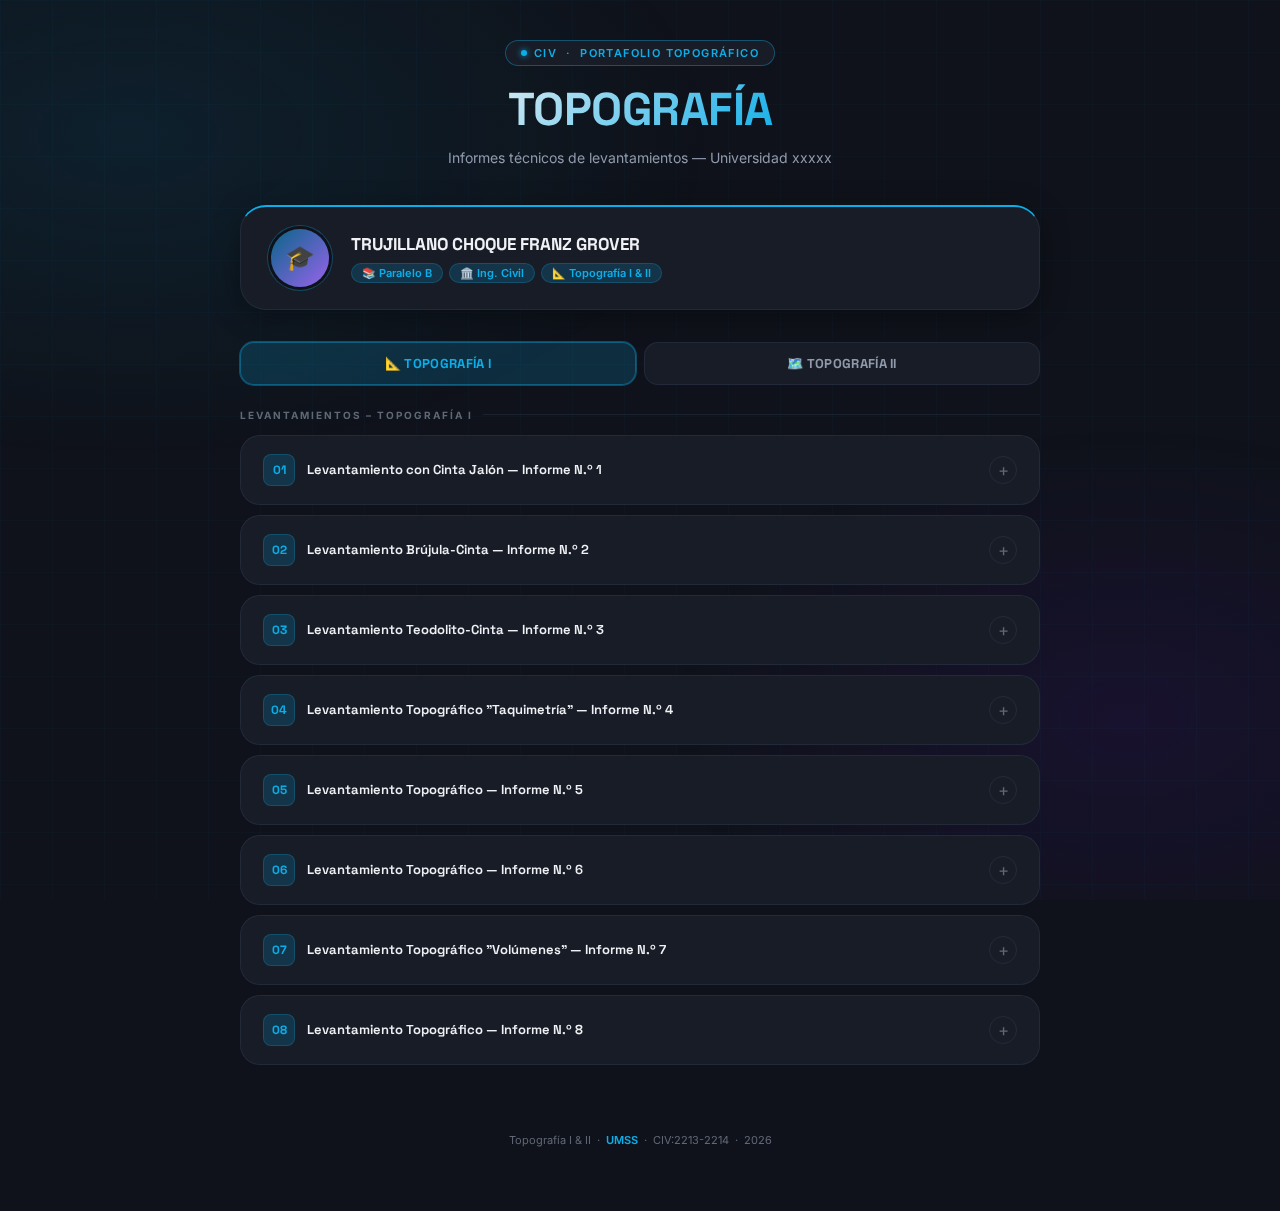
<file: index.html>
<!DOCTYPE html>
<html lang="es">
<head>
    <meta charset="UTF-8">
    <meta name="viewport" content="width=device-width, initial-scale=1.0">
    <meta name="description" content="Portafolio de Topografía I y II – Franz Grover Trujillano Choque. Informes técnicos de levantamientos topográficos. UMSS.">
    <title>Topografía – FraGroTruCho</title>

    <!-- Google Fonts (carga asíncrona para no bloquear render) -->
    <link rel="preconnect" href="https://fonts.googleapis.com">
    <link rel="preconnect" href="https://fonts.gstatic.com" crossorigin>
    <link href="https://fonts.googleapis.com/css2?family=Inter:wght@400;500;600;700&family=Space+Grotesk:wght@600;700;800&display=swap"
          rel="stylesheet" media="print" onload="this.media='all'">
    <noscript>
        <link href="https://fonts.googleapis.com/css2?family=Inter:wght@400;500;600;700&family=Space+Grotesk:wght@600;700;800&display=swap"
              rel="stylesheet">
    </noscript>

    <!-- Hoja de estilos principal -->
    <link rel="stylesheet" href="styles/main.css">
</head>
<body>

<div class="page">

    <!-- ══ HERO ══════════════════════════════════════════════════ -->
    <header class="hero">
        <div class="hero-badge">
            <span class="dot"></span>
            CIV &nbsp;·&nbsp; Portafolio Topográfico
        </div>
        <h1>TOPOGRAFÍA</h1>
        <p>Informes técnicos de levantamientos — Universidad xxxxx</p>
    </header>

    <!-- ══ PERFIL ════════════════════════════════════════════════ -->
    <div class="profile-card" role="region" aria-label="Datos del estudiante">
        <div class="avatar" aria-hidden="true">🎓</div>
        <div class="profile-info">
            <h2>TRUJILLANO CHOQUE FRANZ GROVER</h2>
            <div class="tags">
                <span class="tag">📚 Paralelo B</span>
                <span class="tag">🏛️ Ing. Civil</span>
                <span class="tag">📐 Topografía I &amp; II</span>
            </div>
        </div>
    </div>

    <!-- ══ PESTAÑAS ══════════════════════════════════════════════ -->
    <div class="tab-row" role="tablist">
        <button id="tab-t1"
                class="tab-btn active-t1"
                role="tab"
                aria-selected="true"
                aria-controls="panel-t1"
                onclick="switchTab('t1')">
            📐 TOPOGRAFÍA I
        </button>
        <button id="tab-t2"
                class="tab-btn"
                role="tab"
                aria-selected="false"
                aria-controls="panel-t2"
                onclick="switchTab('t2')">
            🗺️ TOPOGRAFÍA II
        </button>
    </div>

    <!-- ══════════════════════════════════════════════════════════
         PANEL — TOPOGRAFÍA I  (carpeta: TopoI/LevN/)
    ════════════════════════════════════════════════════════════ -->
    <section id="panel-t1" class="tab-panel active" role="tabpanel" aria-labelledby="tab-t1">

        <div class="section-label">
            <span>Levantamientos – Topografía I</span>
            <hr>
        </div>

        <div class="accordion" role="list">

            <!-- Lev 1 -->
            <div class="acc-item" role="listitem">
                <input type="checkbox" id="t1a1" class="acc-toggle">
                <label for="t1a1" class="acc-header">
                    <div class="acc-left">
                        <div class="num">01</div>
                        <h3>Levantamiento con Cinta Jalón — Informe N.º 1</h3>
                    </div>
                    <span class="acc-icon">+</span>
                </label>
                <div class="acc-body">
                    <div class="btn-group">
                        <a href="TopoI/Lev1/Estudios1.html" class="cbtn" id="t1-e1">
                            <span class="cbtn-icon">📄</span> Estudios preliminares
                            <span class="cbtn-arrow">→</span>
                        </a>
                        <a href="TopoI/Lev1/Calculos1.html" class="cbtn" id="t1-c1">
                            <span class="cbtn-icon">🔢</span> Cálculos técnicos
                            <span class="cbtn-arrow">→</span>
                        </a>
                        <a href="TopoI/Lev1/Planos1.html" class="cbtn" id="t1-p1">
                            <span class="cbtn-icon">🗺️</span> Planos técnicos
                            <span class="cbtn-arrow">→</span>
                        </a>
                    </div>
                </div>
            </div>

            <!-- Lev 2 -->
            <div class="acc-item" role="listitem">
                <input type="checkbox" id="t1a2" class="acc-toggle">
                <label for="t1a2" class="acc-header">
                    <div class="acc-left">
                        <div class="num">02</div>
                        <h3>Levantamiento Brújula-Cinta — Informe N.º 2</h3>
                    </div>
                    <span class="acc-icon">+</span>
                </label>
                <div class="acc-body">
                    <div class="btn-group">
                        <a href="TopoI/Lev2/Estudios2.html" class="cbtn" id="t1-e2">
                            <span class="cbtn-icon">📄</span> Estudios preliminares
                            <span class="cbtn-arrow">→</span>
                        </a>
                        <a href="TopoI/Lev2/Calculos2.html" class="cbtn" id="t1-c2">
                            <span class="cbtn-icon">🔢</span> Cálculos técnicos
                            <span class="cbtn-arrow">→</span>
                        </a>
                        <a href="TopoI/Lev2/Planos2.html" class="cbtn" id="t1-p2">
                            <span class="cbtn-icon">🗺️</span> Planos técnicos
                            <span class="cbtn-arrow">→</span>
                        </a>
                    </div>
                </div>
            </div>

            <!-- Lev 3 -->
            <div class="acc-item" role="listitem">
                <input type="checkbox" id="t1a3" class="acc-toggle">
                <label for="t1a3" class="acc-header">
                    <div class="acc-left">
                        <div class="num">03</div>
                        <h3>Levantamiento Teodolito-Cinta — Informe N.º 3</h3>
                    </div>
                    <span class="acc-icon">+</span>
                </label>
                <div class="acc-body">
                    <div class="btn-group">
                        <a href="TopoI/Lev3/Estudios3.html" class="cbtn" id="t1-e3">
                            <span class="cbtn-icon">📄</span> Estudios preliminares
                            <span class="cbtn-arrow">→</span>
                        </a>
                        <a href="TopoI/Lev3/Calculos3.html" class="cbtn" id="t1-c3">
                            <span class="cbtn-icon">🔢</span> Cálculos técnicos
                            <span class="cbtn-arrow">→</span>
                        </a>
                        <a href="TopoI/Lev3/Planos3.html" class="cbtn" id="t1-p3">
                            <span class="cbtn-icon">🗺️</span> Planos técnicos
                            <span class="cbtn-arrow">→</span>
                        </a>
                    </div>
                </div>
            </div>

            <!-- Lev 4 — tiene datos reales -->
            <div class="acc-item" role="listitem">
                <input type="checkbox" id="t1a4" class="acc-toggle">
                <label for="t1a4" class="acc-header">
                    <div class="acc-left">
                        <div class="num">04</div>
                        <h3>Levantamiento Topográfico "Taquimetría" — Informe N.º 4</h3>
                    </div>
                    <span class="acc-icon">+</span>
                </label>
                <div class="acc-body">
                    <div class="btn-group">
                        <a href="TopoI/Lev4/Estudios4.html" class="cbtn" id="t1-e4">
                            <span class="cbtn-icon">📄</span> Estudios preliminares
                            <span class="cbtn-arrow">→</span>
                        </a>
                        <a href="TopoI/Lev4/Calculos4.html" class="cbtn" id="t1-c4">
                            <span class="cbtn-icon">🔢</span> Cálculos técnicos
                            <span class="cbtn-arrow">→</span>
                        </a>
                        <a href="TopoI/Lev4/Planos4.html" class="cbtn" id="t1-p4">
                            <span class="cbtn-icon">🗺️</span> Planos técnicos
                            <span class="cbtn-arrow">→</span>
                        </a>
                    </div>
                </div>
            </div>

            <!-- Lev 5 -->
            <div class="acc-item" role="listitem">
                <input type="checkbox" id="t1a5" class="acc-toggle">
                <label for="t1a5" class="acc-header">
                    <div class="acc-left">
                        <div class="num">05</div>
                        <h3>Levantamiento Topográfico — Informe N.º 5</h3>
                    </div>
                    <span class="acc-icon">+</span>
                </label>
                <div class="acc-body">
                    <div class="btn-group">
                        <a href="TopoI/Lev5/Estudios5.html" class="cbtn" id="t1-e5">
                            <span class="cbtn-icon">📄</span> Estudios preliminares
                            <span class="cbtn-arrow">→</span>
                        </a>
                        <a href="TopoI/Lev5/Calculos5.html" class="cbtn" id="t1-c5">
                            <span class="cbtn-icon">🔢</span> Cálculos técnicos
                            <span class="cbtn-arrow">→</span>
                        </a>
                        <a href="TopoI/Lev5/Planos5.html" class="cbtn" id="t1-p5">
                            <span class="cbtn-icon">🗺️</span> Planos técnicos
                            <span class="cbtn-arrow">→</span>
                        </a>
                    </div>
                </div>
            </div>

            <!-- Lev 6 -->
            <div class="acc-item" role="listitem">
                <input type="checkbox" id="t1a6" class="acc-toggle">
                <label for="t1a6" class="acc-header">
                    <div class="acc-left">
                        <div class="num">06</div>
                        <h3>Levantamiento Topográfico — Informe N.º 6</h3>
                    </div>
                    <span class="acc-icon">+</span>
                </label>
                <div class="acc-body">
                    <div class="btn-group">
                        <a href="TopoI/Lev6/Estudios6.html" class="cbtn" id="t1-e6">
                            <span class="cbtn-icon">📄</span> Estudios preliminares
                            <span class="cbtn-arrow">→</span>
                        </a>
                        <a href="TopoI/Lev6/Calculos6.html" class="cbtn" id="t1-c6">
                            <span class="cbtn-icon">🔢</span> Cálculos técnicos
                            <span class="cbtn-arrow">→</span>
                        </a>
                        <a href="TopoI/Lev6/Planos6.html" class="cbtn" id="t1-p6">
                            <span class="cbtn-icon">🗺️</span> Planos técnicos
                            <span class="cbtn-arrow">→</span>
                        </a>
                    </div>
                </div>
            </div>

            <!-- Lev 7 — tiene datos reales -->
            <div class="acc-item" role="listitem">
                <input type="checkbox" id="t1a7" class="acc-toggle">
                <label for="t1a7" class="acc-header">
                    <div class="acc-left">
                        <div class="num">07</div>
                        <h3>Levantamiento Topográfico "Volúmenes" — Informe N.º 7</h3>
                    </div>
                    <span class="acc-icon">+</span>
                </label>
                <div class="acc-body">
                    <div class="btn-group">
                        <a href="TopoI/Lev7/Estudios7.html" class="cbtn" id="t1-e7">
                            <span class="cbtn-icon">📄</span> Estudios preliminares
                            <span class="cbtn-arrow">→</span>
                        </a>
                        <a href="TopoI/Lev7/Calculos7.html" class="cbtn" id="t1-c7">
                            <span class="cbtn-icon">🔢</span> Cálculos técnicos
                            <span class="cbtn-arrow">→</span>
                        </a>
                        <a href="TopoI/Lev7/Planos7.html" class="cbtn" id="t1-p7">
                            <span class="cbtn-icon">🗺️</span> Planos técnicos
                            <span class="cbtn-arrow">→</span>
                        </a>
                    </div>
                </div>
            </div>

            <!-- Lev 8 -->
            <div class="acc-item" role="listitem">
                <input type="checkbox" id="t1a8" class="acc-toggle">
                <label for="t1a8" class="acc-header">
                    <div class="acc-left">
                        <div class="num">08</div>
                        <h3>Levantamiento Topográfico — Informe N.º 8</h3>
                    </div>
                    <span class="acc-icon">+</span>
                </label>
                <div class="acc-body">
                    <div class="btn-group">
                        <a href="TopoI/Lev8/Estudios8.html" class="cbtn" id="t1-e8">
                            <span class="cbtn-icon">📄</span> Estudios preliminares
                            <span class="cbtn-arrow">→</span>
                        </a>
                        <a href="TopoI/Lev8/Calculos8.html" class="cbtn" id="t1-c8">
                            <span class="cbtn-icon">🔢</span> Cálculos técnicos
                            <span class="cbtn-arrow">→</span>
                        </a>
                        <a href="TopoI/Lev8/Planos8.html" class="cbtn" id="t1-p8">
                            <span class="cbtn-icon">🗺️</span> Planos técnicos
                            <span class="cbtn-arrow">→</span>
                        </a>
                    </div>
                </div>
            </div>

        </div><!-- /accordion T1 -->
    </section>

    <!-- ══════════════════════════════════════════════════════════
         PANEL — TOPOGRAFÍA II  (carpeta: TopoII/LevN/)
    ════════════════════════════════════════════════════════════ -->
    <section id="panel-t2" class="tab-panel" role="tabpanel" aria-labelledby="tab-t2">

        <div class="section-label">
            <span>Levantamientos – Topografía II</span>
            <hr>
        </div>

        <div class="accordion t2-row" role="list">

            <!-- Lev 1 -->
            <div class="acc-item" role="listitem">
                <input type="checkbox" id="t2a1" class="acc-toggle">
                <label for="t2a1" class="acc-header">
                    <div class="acc-left">
                        <div class="num t2">01</div>
                        <h3>Levantamiento Topográfico — Informe N.º 1</h3>
                    </div>
                    <span class="acc-icon">+</span>
                </label>
                <div class="acc-body">
                    <div class="btn-group">
                        <a href="TopoII/Lev1/Estudios1.html" class="cbtn" id="t2-e1">
                            <span class="cbtn-icon">📄</span> Estudios preliminares
                            <span class="cbtn-arrow">→</span>
                        </a>
                        <a href="TopoII/Lev1/Calculos1.html" class="cbtn" id="t2-c1">
                            <span class="cbtn-icon">🔢</span> Cálculos técnicos
                            <span class="cbtn-arrow">→</span>
                        </a>
                        <a href="TopoII/Lev1/Planos1.html" class="cbtn" id="t2-p1">
                            <span class="cbtn-icon">🗺️</span> Planos técnicos
                            <span class="cbtn-arrow">→</span>
                        </a>
                    </div>
                </div>
            </div>

            <!-- Lev 2 -->
            <div class="acc-item" role="listitem">
                <input type="checkbox" id="t2a2" class="acc-toggle">
                <label for="t2a2" class="acc-header">
                    <div class="acc-left">
                        <div class="num t2">02</div>
                        <h3>Levantamiento Topográfico — Informe N.º 2</h3>
                    </div>
                    <span class="acc-icon">+</span>
                </label>
                <div class="acc-body">
                    <div class="btn-group">
                        <a href="TopoII/Lev2/Estudios2.html" class="cbtn" id="t2-e2">
                            <span class="cbtn-icon">📄</span> Estudios preliminares
                            <span class="cbtn-arrow">→</span>
                        </a>
                        <a href="TopoII/Lev2/Calculos2.html" class="cbtn" id="t2-c2">
                            <span class="cbtn-icon">🔢</span> Cálculos técnicos
                            <span class="cbtn-arrow">→</span>
                        </a>
                        <a href="TopoII/Lev2/Planos2.html" class="cbtn" id="t2-p2">
                            <span class="cbtn-icon">🗺️</span> Planos técnicos
                            <span class="cbtn-arrow">→</span>
                        </a>
                    </div>
                </div>
            </div>

            <!-- Lev 3 -->
            <div class="acc-item" role="listitem">
                <input type="checkbox" id="t2a3" class="acc-toggle">
                <label for="t2a3" class="acc-header">
                    <div class="acc-left">
                        <div class="num t2">03</div>
                        <h3>Levantamiento Topográfico — Informe N.º 3</h3>
                    </div>
                    <span class="acc-icon">+</span>
                </label>
                <div class="acc-body">
                    <div class="btn-group">
                        <a href="TopoII/Lev3/Estudios3.html" class="cbtn" id="t2-e3">
                            <span class="cbtn-icon">📄</span> Estudios preliminares
                            <span class="cbtn-arrow">→</span>
                        </a>
                        <a href="TopoII/Lev3/Calculos3.html" class="cbtn" id="t2-c3">
                            <span class="cbtn-icon">🔢</span> Cálculos técnicos
                            <span class="cbtn-arrow">→</span>
                        </a>
                        <a href="TopoII/Lev3/Planos3.html" class="cbtn" id="t2-p3">
                            <span class="cbtn-icon">🗺️</span> Planos técnicos
                            <span class="cbtn-arrow">→</span>
                        </a>
                    </div>
                </div>
            </div>

            <!-- Lev 4 -->
            <div class="acc-item" role="listitem">
                <input type="checkbox" id="t2a4" class="acc-toggle">
                <label for="t2a4" class="acc-header">
                    <div class="acc-left">
                        <div class="num t2">04</div>
                        <h3>Levantamiento Topográfico — Informe N.º 4</h3>
                    </div>
                    <span class="acc-icon">+</span>
                </label>
                <div class="acc-body">
                    <div class="btn-group">
                        <a href="TopoII/Lev4/Estudios4.html" class="cbtn" id="t2-e4">
                            <span class="cbtn-icon">📄</span> Estudios preliminares
                            <span class="cbtn-arrow">→</span>
                        </a>
                        <a href="TopoII/Lev4/Calculos4.html" class="cbtn" id="t2-c4">
                            <span class="cbtn-icon">🔢</span> Cálculos técnicos
                            <span class="cbtn-arrow">→</span>
                        </a>
                        <a href="TopoII/Lev4/Planos4.html" class="cbtn" id="t2-p4">
                            <span class="cbtn-icon">🗺️</span> Planos técnicos
                            <span class="cbtn-arrow">→</span>
                        </a>
                    </div>
                </div>
            </div>

            <!-- Lev 5 -->
            <div class="acc-item" role="listitem">
                <input type="checkbox" id="t2a5" class="acc-toggle">
                <label for="t2a5" class="acc-header">
                    <div class="acc-left">
                        <div class="num t2">05</div>
                        <h3>Levantamiento Topográfico — Informe N.º 5</h3>
                    </div>
                    <span class="acc-icon">+</span>
                </label>
                <div class="acc-body">
                    <div class="btn-group">
                        <a href="TopoII/Lev5/Estudios5.html" class="cbtn" id="t2-e5">
                            <span class="cbtn-icon">📄</span> Estudios preliminares
                            <span class="cbtn-arrow">→</span>
                        </a>
                        <a href="TopoII/Lev5/Calculos5.html" class="cbtn" id="t2-c5">
                            <span class="cbtn-icon">🔢</span> Cálculos técnicos
                            <span class="cbtn-arrow">→</span>
                        </a>
                        <a href="TopoII/Lev5/Planos5.html" class="cbtn" id="t2-p5">
                            <span class="cbtn-icon">🗺️</span> Planos técnicos
                            <span class="cbtn-arrow">→</span>
                        </a>
                    </div>
                </div>
            </div>

            <!-- Lev 6 -->
            <div class="acc-item" role="listitem">
                <input type="checkbox" id="t2a6" class="acc-toggle">
                <label for="t2a6" class="acc-header">
                    <div class="acc-left">
                        <div class="num t2">06</div>
                        <h3>Levantamiento Topográfico — Informe N.º 6</h3>
                    </div>
                    <span class="acc-icon">+</span>
                </label>
                <div class="acc-body">
                    <div class="btn-group">
                        <a href="TopoII/Lev6/Estudios6.html" class="cbtn" id="t2-e6">
                            <span class="cbtn-icon">📄</span> Estudios preliminares
                            <span class="cbtn-arrow">→</span>
                        </a>
                        <a href="TopoII/Lev6/Calculos6.html" class="cbtn" id="t2-c6">
                            <span class="cbtn-icon">🔢</span> Cálculos técnicos
                            <span class="cbtn-arrow">→</span>
                        </a>
                        <a href="TopoII/Lev6/Planos6.html" class="cbtn" id="t2-p6">
                            <span class="cbtn-icon">🗺️</span> Planos técnicos
                            <span class="cbtn-arrow">→</span>
                        </a>
                    </div>
                </div>
            </div>

            <!-- Lev 7 -->
            <div class="acc-item" role="listitem">
                <input type="checkbox" id="t2a7" class="acc-toggle">
                <label for="t2a7" class="acc-header">
                    <div class="acc-left">
                        <div class="num t2">07</div>
                        <h3>Levantamiento Topográfico — Informe N.º 7</h3>
                    </div>
                    <span class="acc-icon">+</span>
                </label>
                <div class="acc-body">
                    <div class="btn-group">
                        <a href="TopoII/Lev7/Estudios7.html" class="cbtn" id="t2-e7">
                            <span class="cbtn-icon">📄</span> Estudios preliminares
                            <span class="cbtn-arrow">→</span>
                        </a>
                        <a href="TopoII/Lev7/Calculos7.html" class="cbtn" id="t2-c7">
                            <span class="cbtn-icon">🔢</span> Cálculos técnicos
                            <span class="cbtn-arrow">→</span>
                        </a>
                        <a href="TopoII/Lev7/Planos7.html" class="cbtn" id="t2-p7">
                            <span class="cbtn-icon">🗺️</span> Planos técnicos
                            <span class="cbtn-arrow">→</span>
                        </a>
                    </div>
                </div>
            </div>

            <!-- Lev 8 -->
            <div class="acc-item" role="listitem">
                <input type="checkbox" id="t2a8" class="acc-toggle">
                <label for="t2a8" class="acc-header">
                    <div class="acc-left">
                        <div class="num t2">08</div>
                        <h3>Levantamiento Topográfico — Informe N.º 8</h3>
                    </div>
                    <span class="acc-icon">+</span>
                </label>
                <div class="acc-body">
                    <div class="btn-group">
                        <a href="TopoII/Lev8/Estudios8.html" class="cbtn" id="t2-e8">
                            <span class="cbtn-icon">📄</span> Estudios preliminares
                            <span class="cbtn-arrow">→</span>
                        </a>
                        <a href="TopoII/Lev8/Calculos8.html" class="cbtn" id="t2-c8">
                            <span class="cbtn-icon">🔢</span> Cálculos técnicos
                            <span class="cbtn-arrow">→</span>
                        </a>
                        <a href="TopoII/Lev8/Planos8.html" class="cbtn" id="t2-p8">
                            <span class="cbtn-icon">🗺️</span> Planos técnicos
                            <span class="cbtn-arrow">→</span>
                        </a>
                    </div>
                </div>
            </div>

        </div><!-- /accordion T2 -->
    </section>

    <!-- ══ PIE DE PÁGINA ══════════════════════════════════════════ -->
    <footer>
        <p>Topografía I &amp; II &nbsp;·&nbsp; <b>UMSS</b> &nbsp;·&nbsp; CIV:2213-2214 &nbsp;·&nbsp; 2026</p>
    </footer>

</div><!-- /page -->

<!-- Script principal (al final del body para no bloquear el render) -->
<script src="scripts/main.js"></script>

</body>
</html>
</file>
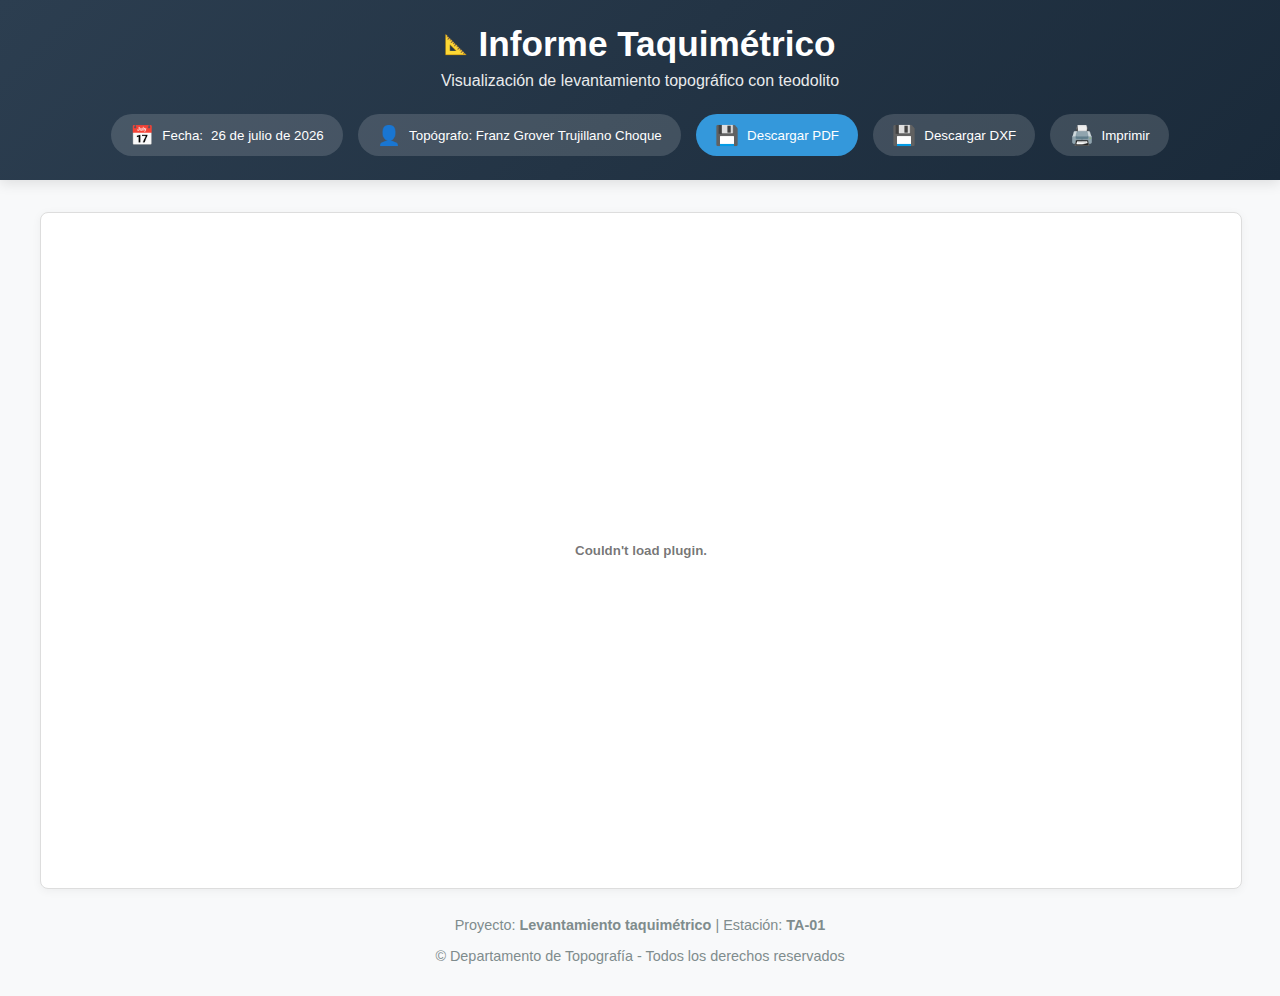
<file: Lev4/Planos4.html>
<!DOCTYPE html>
<html lang="es">
<head>
    <meta charset="UTF-8">
    <meta name="viewport" content="width=device-width, initial-scale=1.0">
    <title>Taquimetría con Teodolito | Topografía</title>
    <style>
        :root {
            --color-primario: #2c3e50;
            --color-secundario: #3498db;
            --color-fondo: #f8f9fa;
        }
        body {
            font-family: 'Segoe UI', Tahoma, Geneva, Verdana, sans-serif;
            margin: 0;
            padding: 0;
            background-color: var(--color-fondo);
            color: #333;
        }
        .encabezado {
            background: linear-gradient(135deg, var(--color-primario), #1a2a3a);
            color: white;
            padding: 1.5rem;
            text-align: center;
            box-shadow: 0 4px 12px rgba(0, 0, 0, 0.1);
            position: relative;
        }
        .titulo {
            margin: 0;
            font-size: 2.2rem;
            display: flex;
            align-items: center;
            justify-content: center;
            gap: 10px;
        }
        .titulo i {
            font-size: 1.8rem;
        }
        .subtitulo {
            margin: 0.5rem 0 0;
            font-weight: 300;
            opacity: 0.9;
        }
        .barra-herramientas {
            display: flex;
            justify-content: center;
            gap: 15px;
            margin-top: 1.5rem;
            flex-wrap: wrap;
        }
        .boton {
            background-color: rgba(255, 255, 255, 0.15);
            color: white;
            border: none;
            padding: 0.6rem 1.2rem;
            border-radius: 50px;
            cursor: pointer;
            display: flex;
            align-items: center;
            gap: 8px;
            transition: all 0.3s;
            font-weight: 500;
        }
        .boton:hover {
            background-color: rgba(255, 255, 255, 0.25);
            transform: translateY(-2px);
        }
        .boton-destacado {
            background-color: var(--color-secundario);
        }
        .boton-destacado:hover {
            background-color: #2980b9;
        }
        .contenedor {
            max-width: 1200px;
            margin: 2rem auto;
            padding: 0 1rem;
        }
        #visor-pdf {
            width: 100%;
            height: 75vh;
            border: 1px solid #ddd;
            border-radius: 8px;
            background-color: white;
            box-shadow: 0 2px 10px rgba(0, 0, 0, 0.05);
        }
        .info-adicional {
            margin-top: 1.5rem;
            text-align: center;
            color: #7f8c8d;
            font-size: 0.9rem;
        }
        /* Iconos modernos (usando Unicode) */
        .icono {
            font-size: 1.2rem;
        }
    </style>
</head>
<body>
    <header class="encabezado">
        <h1 class="titulo">
            <span class="icono">📐</span> 
            Informe Taquimétrico
        </h1>
        <p class="subtitulo">Visualización de levantamiento topográfico con teodolito</p>
        
        <div class="barra-herramientas">
            <button class="boton">
                <span class="icono">📅</span> Fecha: <span id="fecha-actual"></span>
            </button>
            <button class="boton">
                <span class="icono">👤</span> Topógrafo: Franz Grover Trujillano Choque
            </button>
            <button class="boton boton-destacado">
                <span class="icono">💾</span> Descargar PDF
            </button>
            <button class="boton">
                <span class="icono">💾</span> Descargar DXF
            </button>
            <button class="boton">
                <span class="icono">🖨️</span> Imprimir
            </button>
        </div>
    </header>

    <div class="contenedor">
        <embed id="visor-pdf" src="Taquimetria.pdf" type="application/pdf">
        
        <div class="info-adicional">
            <p>Proyecto: <strong>Levantamiento taquimétrico</strong> | Estación: <strong>TA-01</strong></p>
            <p>© Departamento de Topografía - Todos los derechos reservados</p>
        </div>
    </div>

    <script>
        // Mostrar fecha actual
        const fecha = new Date();
        document.getElementById('fecha-actual').textContent = 
            fecha.toLocaleDateString('es-ES', { day: '2-digit', month: 'long', year: 'numeric' });
        
        // Botón de descarga
        document.querySelector('.boton-destacado').addEventListener('click', function() {
            const link = document.createElement('a');
            link.href = 'Taquimetria.pdf';
            link.download = 'informe_Taquimetria.pdf';
            link.click();
        });
        
        // Botón de impresión
        document.querySelector('.boton:nth-child(4)').addEventListener('click', function() {
            window.print();
        });
    </script>
</body>
</html>
</file>
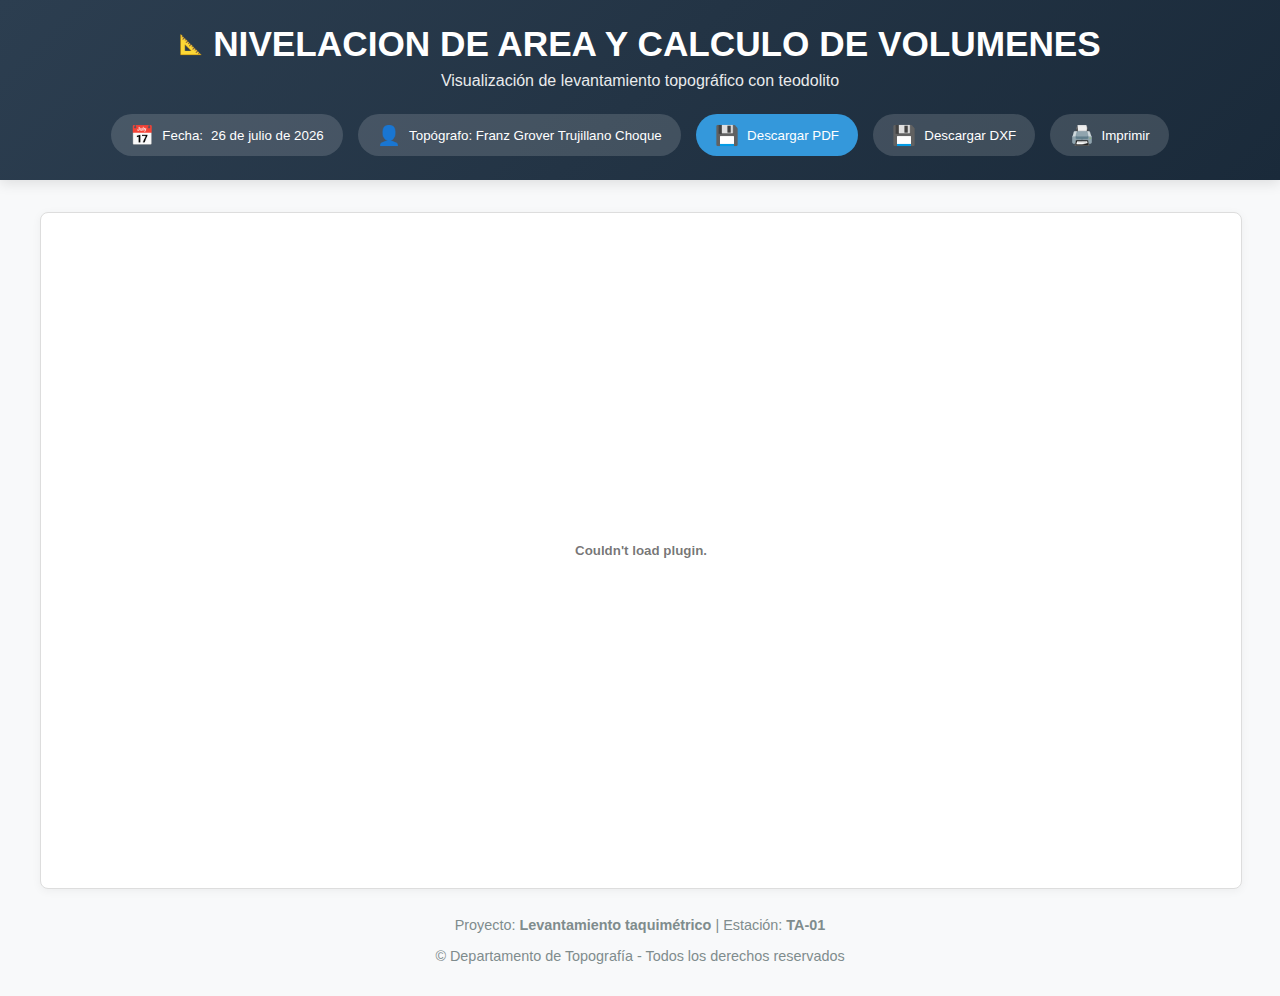
<file: Lev7/Planos7.html>
<!DOCTYPE html>
<html lang="es">
<head>
    <meta charset="UTF-8">
    <meta name="viewport" content="width=device-width, initial-scale=1.0">
    <title>Areas Volumenes | Topografía</title>
    <style>
        :root {
            --color-primario: #2c3e50;
            --color-secundario: #3498db;
            --color-fondo: #f8f9fa;
        }
        body {
            font-family: 'Segoe UI', Tahoma, Geneva, Verdana, sans-serif;
            margin: 0;
            padding: 0;
            background-color: var(--color-fondo);
            color: #333;
        }
        .encabezado {
            background: linear-gradient(135deg, var(--color-primario), #1a2a3a);
            color: white;
            padding: 1.5rem;
            text-align: center;
            box-shadow: 0 4px 12px rgba(0, 0, 0, 0.1);
            position: relative;
        }
        .titulo {
            margin: 0;
            font-size: 2.2rem;
            display: flex;
            align-items: center;
            justify-content: center;
            gap: 10px;
        }
        .titulo i {
            font-size: 1.8rem;
        }
        .subtitulo {
            margin: 0.5rem 0 0;
            font-weight: 300;
            opacity: 0.9;
        }
        .barra-herramientas {
            display: flex;
            justify-content: center;
            gap: 15px;
            margin-top: 1.5rem;
            flex-wrap: wrap;
        }
        .boton {
            background-color: rgba(255, 255, 255, 0.15);
            color: white;
            border: none;
            padding: 0.6rem 1.2rem;
            border-radius: 50px;
            cursor: pointer;
            display: flex;
            align-items: center;
            gap: 8px;
            transition: all 0.3s;
            font-weight: 500;
        }
        .boton:hover {
            background-color: rgba(255, 255, 255, 0.25);
            transform: translateY(-2px);
        }
        .boton-destacado {
            background-color: var(--color-secundario);
        }
        .boton-destacado:hover {
            background-color: #2980b9;
        }
        .contenedor {
            max-width: 1200px;
            margin: 2rem auto;
            padding: 0 1rem;
        }
        #visor-pdf {
            width: 100%;
            height: 75vh;
            border: 1px solid #ddd;
            border-radius: 8px;
            background-color: white;
            box-shadow: 0 2px 10px rgba(0, 0, 0, 0.05);
        }
        .info-adicional {
            margin-top: 1.5rem;
            text-align: center;
            color: #7f8c8d;
            font-size: 0.9rem;
        }
        /* Iconos modernos (usando Unicode) */
        .icono {
            font-size: 1.2rem;
        }
    </style>
</head>
<body>
    <header class="encabezado">
        <h1 class="titulo">
            <span class="icono">📐</span> 
            NIVELACION DE AREA Y CALCULO DE VOLUMENES
        </h1>
        <p class="subtitulo">Visualización de levantamiento topográfico con teodolito</p>
        
        <div class="barra-herramientas">
            <button class="boton">
                <span class="icono">📅</span> Fecha: <span id="fecha-actual"></span>
            </button>
            <button class="boton">
                <span class="icono">👤</span> Topógrafo: Franz Grover Trujillano Choque
            </button>
            <button class="boton boton-destacado">
                <span class="icono">💾</span> Descargar PDF
            </button>
            <button class="boton">
                <span class="icono">💾</span> Descargar DXF
            </button>
            <button class="boton">
                <span class="icono">🖨️</span> Imprimir
            </button>
        </div>
    </header>

    <div class="contenedor">
        <embed id="visor-pdf" src="Volumen.pdf" type="application/pdf">
        
        <div class="info-adicional">
            <p>Proyecto: <strong>Levantamiento taquimétrico</strong> | Estación: <strong>TA-01</strong></p>
            <p>© Departamento de Topografía - Todos los derechos reservados</p>
        </div>
    </div>

    <script>
        // Mostrar fecha actual
        const fecha = new Date();
        document.getElementById('fecha-actual').textContent = 
            fecha.toLocaleDateString('es-ES', { day: '2-digit', month: 'long', year: 'numeric' });
        
        // Botón de descarga
        document.querySelector('.boton-destacado').addEventListener('click', function() {
            const link = document.createElement('a');
            link.href = 'Taquimetria.pdf';
            link.download = 'informe_Taquimetria.pdf';
            link.click();
        });
        
        // Botón de impresión
        document.querySelector('.boton:nth-child(4)').addEventListener('click', function() {
            window.print();
        });
    </script>
</body>
</html>
</file>
<file: styles/main.css>
/* ============================================================
   DESIGN TOKENS
   Todos los valores de color, espaciado y tipografía centralizados.
============================================================ */
:root {
    /* Colores principales */
    --c-primary:      hsl(196, 90%, 48%);
    --c-primary-dim:  hsla(196, 90%, 48%, 0.18);
    --c-primary-glow: hsla(196, 90%, 48%, 0.30);
    --c-accent:       hsl(264, 80%, 66%);
    --c-accent-dim:   hsla(264, 80%, 66%, 0.15);

    /* Acento Topografía II (verde-azulado) */
    --c-t2:           hsl(172, 70%, 44%);
    --c-t2-dim:       hsla(172, 70%, 44%, 0.18);
    --c-t2-glow:      hsla(172, 70%, 44%, 0.28);

    /* Fondos */
    --bg:             hsl(222, 28%, 8%);
    --bg-card:        hsl(222, 24%, 12%);
    --bg-hover:       hsl(222, 22%, 16%);

    /* Bordes */
    --border:         hsla(220, 30%, 55%, 0.14);
    --border-active:  hsla(196, 90%, 48%, 0.38);

    /* Textos */
    --tx-1: hsl(220, 18%, 95%);
    --tx-2: hsl(220, 14%, 62%);
    --tx-3: hsl(220, 10%, 42%);

    /* Misc */
    --r-sm:  8px;
    --r-md:  14px;
    --r-lg:  20px;
    --r-xl:  26px;
    --ease:  cubic-bezier(.4, 0, .2, 1);
}

/* ============================================================
   RESET
============================================================ */
*, *::before, *::after {
    box-sizing: border-box;
    margin: 0;
    padding: 0;
}

html {
    scroll-behavior: smooth;
}

body {
    font-family: 'Inter', system-ui, sans-serif;
    background: var(--bg);
    color: var(--tx-1);
    min-height: 100vh;
    overflow-x: hidden;
}

/* ============================================================
   FONDO ESTÁTICO — sin animación para no gastar GPU cada frame
============================================================ */
body::before {
    content: '';
    position: fixed;
    inset: 0;
    z-index: 0;
    background:
        radial-gradient(ellipse 70% 55% at 10% 15%, hsla(196, 90%, 30%, 0.16) 0%, transparent 65%),
        radial-gradient(ellipse 55% 50% at 88% 80%, hsla(264, 80%, 40%, 0.13) 0%, transparent 65%);
    pointer-events: none;
}

/* Grilla estática sutil */
body::after {
    content: '';
    position: fixed;
    inset: 0;
    z-index: 0;
    background-image:
        linear-gradient(hsla(196, 90%, 48%, .028) 1px, transparent 1px),
        linear-gradient(90deg, hsla(196, 90%, 48%, .028) 1px, transparent 1px);
    background-size: 52px 52px;
    pointer-events: none;
}

/* ============================================================
   LAYOUT PRINCIPAL
============================================================ */
.page {
    position: relative;
    z-index: 1;
    display: flex;
    flex-direction: column;
    align-items: center;
    padding: 40px 16px 64px;
    min-height: 100vh;
}

/* ============================================================
   HERO (cabecera)
============================================================ */
.hero {
    width: 100%;
    max-width: 800px;
    text-align: center;
    margin-bottom: 36px;
}

.hero-badge {
    display: inline-flex;
    align-items: center;
    gap: 7px;
    background: var(--bg-card);
    border: 1px solid var(--border-active);
    border-radius: 99px;
    padding: 5px 15px;
    font-size: 11px;
    font-weight: 600;
    color: var(--c-primary);
    letter-spacing: 1.4px;
    text-transform: uppercase;
    margin-bottom: 18px;
}

/* Punto pulsante — única animación, muy económica */
.dot {
    width: 6px;
    height: 6px;
    border-radius: 50%;
    background: var(--c-primary);
    box-shadow: 0 0 6px var(--c-primary);
    animation: pulse 2.4s ease-in-out infinite;
    will-change: opacity;
}

@keyframes pulse {
    0%, 100% { opacity: 1; }
    50%       { opacity: .4; }
}

.hero h1 {
    font-family: 'Space Grotesk', sans-serif;
    font-size: clamp(26px, 5vw, 46px);
    font-weight: 800;
    line-height: 1.12;
    background: linear-gradient(130deg, var(--tx-1) 25%, var(--c-primary) 70%, var(--c-accent) 100%);
    -webkit-background-clip: text;
    -webkit-text-fill-color: transparent;
    background-clip: text;
    letter-spacing: -.5px;
    margin-bottom: 10px;
}

.hero p {
    font-size: 14px;
    color: var(--tx-2);
    line-height: 1.65;
}

/* ============================================================
   TARJETA DE PERFIL — fondo sólido, sin backdrop-filter
============================================================ */
.profile-card {
    width: 100%;
    max-width: 800px;
    background: var(--bg-card);
    border: 1px solid var(--border);
    border-top: 2px solid var(--c-primary);
    border-radius: var(--r-xl);
    padding: 22px 30px;
    display: flex;
    align-items: center;
    gap: 22px;
    margin-bottom: 32px;
    box-shadow: 0 6px 28px rgba(0, 0, 0, .35);
}

.avatar {
    width: 58px;
    height: 58px;
    flex-shrink: 0;
    border-radius: 50%;
    background: linear-gradient(135deg, hsl(196, 90%, 28%), var(--c-accent));
    display: flex;
    align-items: center;
    justify-content: center;
    font-size: 24px;
    box-shadow: 0 0 0 3px var(--bg), 0 0 0 4px var(--c-primary-glow);
}

.profile-info h2 {
    font-family: 'Space Grotesk', sans-serif;
    font-size: 17px;
    font-weight: 700;
    margin-bottom: 8px;
}

.tags {
    display: flex;
    flex-wrap: wrap;
    gap: 6px;
}

.tag {
    background: var(--c-primary-dim);
    border: 1px solid hsla(196, 90%, 48%, .22);
    border-radius: 99px;
    padding: 2px 10px;
    font-size: 11px;
    font-weight: 600;
    color: var(--c-primary);
}

/* ============================================================
   PESTAÑAS (Topografía I / II)
============================================================ */
.tab-row {
    width: 100%;
    max-width: 800px;
    display: flex;
    gap: 8px;
    margin-bottom: 24px;
}

.tab-btn {
    flex: 1;
    padding: 12px 16px;
    background: var(--bg-card);
    border: 1px solid var(--border);
    border-radius: var(--r-md);
    font-family: 'Space Grotesk', sans-serif;
    font-size: 13px;
    font-weight: 700;
    color: var(--tx-2);
    cursor: pointer;
    transition:
        background    .2s var(--ease),
        border-color  .2s var(--ease),
        color         .2s var(--ease),
        box-shadow    .2s var(--ease);
    display: flex;
    align-items: center;
    justify-content: center;
    gap: 8px;
    letter-spacing: .3px;
}

.tab-btn:hover {
    background: var(--bg-hover);
    color: var(--tx-1);
}

.tab-btn.active-t1 {
    background: var(--c-primary-dim);
    border-color: var(--border-active);
    color: var(--c-primary);
    box-shadow: 0 0 0 1px var(--border-active);
}

.tab-btn.active-t2 {
    background: var(--c-t2-dim);
    border-color: var(--c-t2-glow);
    color: var(--c-t2);
    box-shadow: 0 0 0 1px var(--c-t2-glow);
}

/* ============================================================
   PANELES DE CONTENIDO
============================================================ */
.tab-panel {
    display: none;
    width: 100%;
    max-width: 800px;
    flex-direction: column;
}

.tab-panel.active {
    display: flex;
}

/* Etiqueta de sección */
.section-label {
    display: flex;
    align-items: center;
    gap: 10px;
    margin-bottom: 14px;
}

.section-label span {
    font-size: 10px;
    font-weight: 700;
    letter-spacing: 2px;
    text-transform: uppercase;
    color: var(--tx-3);
}

.section-label hr {
    flex: 1;
    border: none;
    border-top: 1px solid var(--border);
}

/* ============================================================
   ACORDEÓN — sin backdrop-filter para máximo rendimiento
============================================================ */
.accordion {
    display: flex;
    flex-direction: column;
    gap: 10px;
    margin-bottom: 28px;
}

.acc-item {
    background: var(--bg-card);
    border: 1px solid var(--border);
    border-radius: var(--r-lg);
    overflow: hidden;
    transition: border-color .2s var(--ease);
}

.acc-item:hover {
    border-color: var(--border-active);
}

/* Ocultar checkbox nativo */
.acc-toggle {
    display: none;
}

.acc-header {
    padding: 18px 22px;
    cursor: pointer;
    display: flex;
    justify-content: space-between;
    align-items: center;
    gap: 14px;
    user-select: none;
    transition: background .15s var(--ease);
}

.acc-header:hover {
    background: var(--bg-hover);
}

.acc-left {
    display: flex;
    align-items: center;
    gap: 12px;
}

/* Badge numérico */
.num {
    width: 32px;
    height: 32px;
    flex-shrink: 0;
    border-radius: var(--r-sm);
    background: var(--c-primary-dim);
    border: 1px solid hsla(196, 90%, 48%, .22);
    display: flex;
    align-items: center;
    justify-content: center;
    font-family: 'Space Grotesk', sans-serif;
    font-size: 12px;
    font-weight: 700;
    color: var(--c-primary);
}

/* Variante Topografía II */
.num.t2 {
    background: var(--c-t2-dim);
    border-color: hsla(172, 70%, 44%, .24);
    color: var(--c-t2);
}

.acc-header h3 {
    font-family: 'Space Grotesk', sans-serif;
    font-size: 13px;
    font-weight: 600;
    color: var(--tx-1);
    line-height: 1.35;
}

/* Icono +/× */
.acc-icon {
    width: 28px;
    height: 28px;
    border-radius: 50%;
    border: 1px solid var(--border);
    display: flex;
    align-items: center;
    justify-content: center;
    font-size: 17px;
    color: var(--tx-3);
    flex-shrink: 0;
    transition:
        transform     .25s var(--ease),
        color         .2s  var(--ease),
        border-color  .2s  var(--ease);
}

.acc-toggle:checked ~ .acc-header .acc-icon {
    transform: rotate(45deg);
    color: var(--c-primary);
    border-color: var(--border-active);
}

.acc-toggle:checked ~ .acc-header {
    border-bottom: 1px solid var(--border);
}

/* Cuerpo del acordeón */
.acc-body {
    max-height: 0;
    overflow: hidden;
    transition: max-height .35s var(--ease);
}

.acc-toggle:checked ~ .acc-body {
    max-height: 360px;
}

/* ============================================================
   BOTONES DE CONTENIDO
============================================================ */
.btn-group {
    display: flex;
    flex-direction: column;
    gap: 7px;
    padding: 14px 18px 18px;
}

.cbtn {
    display: flex;
    align-items: center;
    gap: 11px;
    padding: 11px 16px;
    background: hsla(220, 28%, 50%, .07);
    border: 1px solid var(--border);
    border-radius: var(--r-md);
    color: var(--tx-2);
    font-family: 'Inter', sans-serif;
    font-size: 13px;
    font-weight: 500;
    text-decoration: none;
    /* Solo transform y border-color: operaciones compositor */
    transition:
        transform      .18s var(--ease),
        border-color   .18s var(--ease),
        color          .18s var(--ease);
}

.cbtn:hover {
    transform: translateX(5px);
    border-color: var(--border-active);
    color: var(--tx-1);
}

.cbtn-icon {
    font-size: 15px;
    flex-shrink: 0;
}

.cbtn-arrow {
    margin-left: auto;
    color: var(--tx-3);
    font-size: 13px;
    transition:
        transform .18s var(--ease),
        color     .18s var(--ease);
}

.cbtn:hover .cbtn-arrow {
    transform: translateX(4px);
    color: var(--c-primary);
}

/* Acento hover para sección T2 */
.t2-row .cbtn:hover {
    border-color: var(--c-t2-glow);
}

.t2-row .cbtn:hover .cbtn-arrow {
    color: var(--c-t2);
}

/* ============================================================
   PIE DE PÁGINA
============================================================ */
footer {
    margin-top: 40px;
    font-size: 11px;
    color: var(--tx-3);
    text-align: center;
}

footer b {
    color: var(--c-primary);
    font-weight: 600;
}

/* ============================================================
   RESPONSIVE — pantallas pequeñas
============================================================ */
@media (max-width: 560px) {
    .page         { padding: 24px 12px 52px; }
    .profile-card { flex-direction: column; align-items: flex-start; padding: 18px; }
    .tab-btn      { font-size: 12px; padding: 10px; }
    .acc-header h3{ font-size: 12px; }
}

/* Respeto por la preferencia de movimiento reducido */
@media (prefers-reduced-motion: reduce) {
    * { animation: none !important; transition: none !important; }
}
</file>
